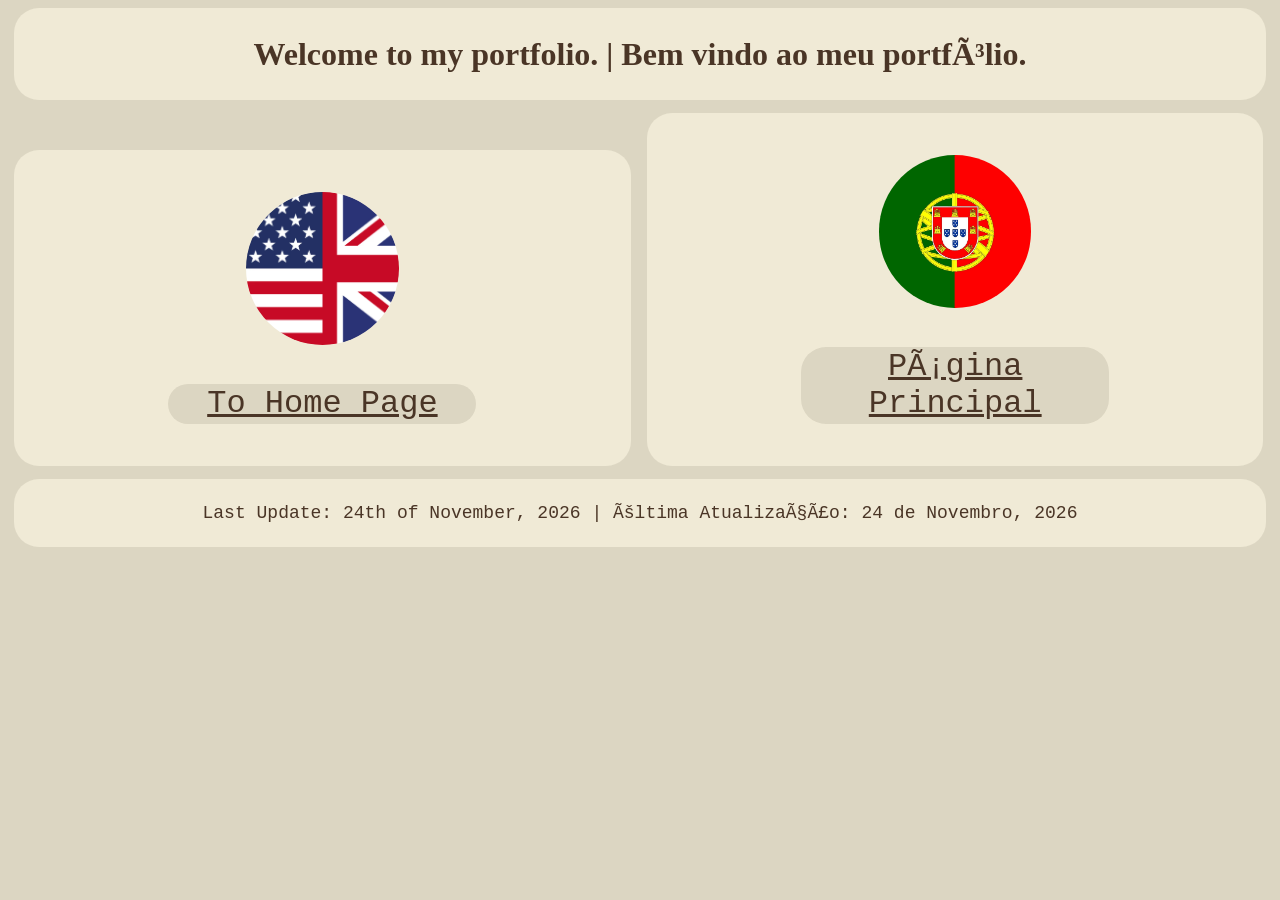
<file: index.html>
<!doctype html>
	<html lang="eng">
	
		<head>
			<title>Budget Zero - Launch</title>
			<meta charset=“utf-8”/>
			<link rel="stylesheet" href="BudgetZero.css">
		</head>
		
		<body>
		
			<header>
				<h1> Welcome to my portfolio. | Bem vindo ao meu portfólio. </h1>
			</header>
			
			<div class="halfcolumn">
				<p> </p>
				<img src="eng.png" alt="English" class="icon">
				<p> </p>
				<a href="BudgetZero_ENG.html" class="largebutton"> To Home Page </a>
				<p> </p>
			</div>
			
			<div class="halfcolumn">
				<p> </p>
				<img src="pt.jpg" alt="Português" class="icon">
				<p> </p>
				<a href="BudgetZero_PT.html" class="largebutton"> Página Principal </a>
				<p> </p>
			</div>
			
			<footer>
				<p> Last Update: 24th of November, 2026 | Última Atualização: 24 de Novembro, 2026 </p>
			</footer>
		
		</body>
		
	</html>
</file>
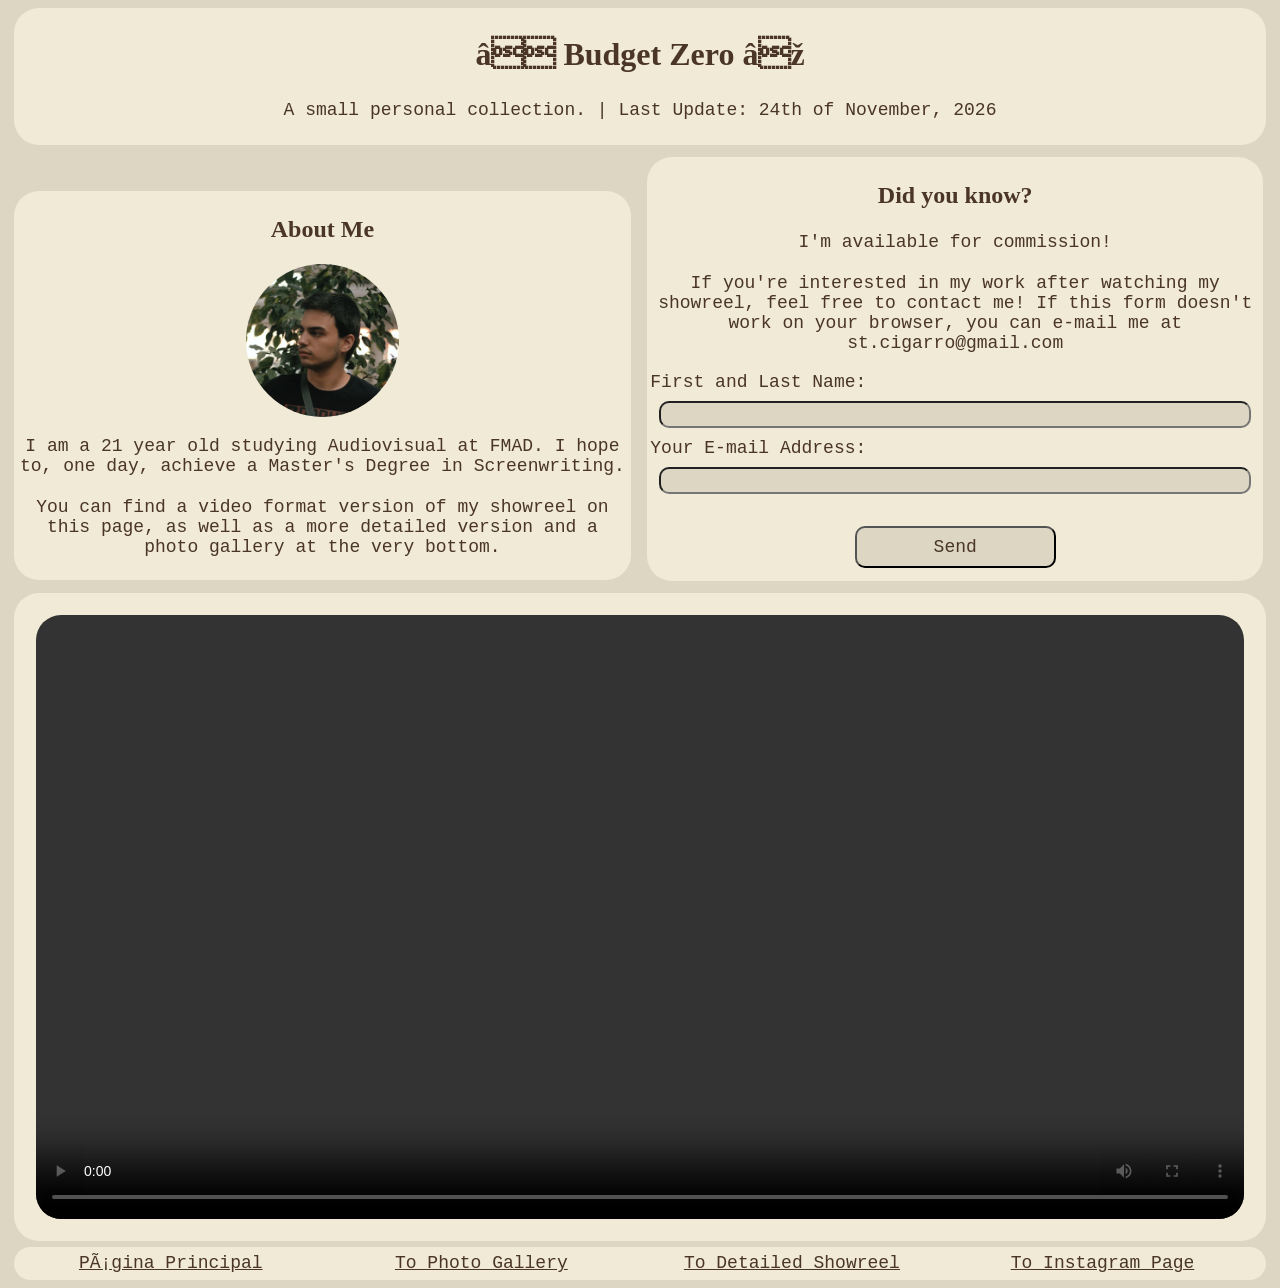
<file: BudgetZero_ENG.html>
<!doctype html>
	<html lang="eng">
	
		<head>
			<title>Budget Zero - Home Page</title>
			<meta charset=“utf-8”/>
			<link rel="stylesheet" href="BudgetZero.css">
		</head>
		
		<body>
			<header>
				<h1>❝ Budget Zero ❞</h1>
				<p> A small personal collection. | Last Update: 24th of November, 2026
			</header>
			
			<div class="halfcolumn">
				<h2> About Me </h2>
				<img src="icon.jpg" class="icon" />
				<p> I am a 21 year old studying Audiovisual at FMAD. I hope to, one day, achieve a Master's Degree in Screenwriting. </p>
				<p> You can find a video format version of my showreel on this page, as well as a more detailed version and a photo gallery at the very bottom. </p>
			</div>
			
			<div class="halfcolumn">
				<h2> Did you know? </h2>
				<p> I'm available for commission! </p>
				<p> If you're interested in my work after watching my showreel, feel free to contact me! If this form doesn't work on your browser, you can e-mail me at st.cigarro@gmail.com </p>
				
				<form action="mailto:st.cigarro@gmail.com" subject="Work Commission" method="post" enctype="text/plain">
					First and Last Name:<br>
					<input type="text"><br>
					Your E-mail Address:<br>
					<input type="text"><br><br>
					<input type="submit" value="Send">
				</form>
			</div>
			
			<div class="fullcolumn">
					<video src="refvideo.mp4" type="video/mp4" controls/>
			</div>
			
			<footer>
				<a href="BudgetZero_PT.html" class="button"> Página Principal </a>
				<a href="BudgetZero_PHOTOS.html" class="button"> To Photo Gallery </a>
				<a href="BudgetZero_SHOW_ENG.html" class="button"> To Detailed Showreel  </a>
				<a href="https://www.instagram.com/stcfern/" class="button" target="_blank"> To Instagram Page </a>
			</footer>
			
		
		</body>
</file>
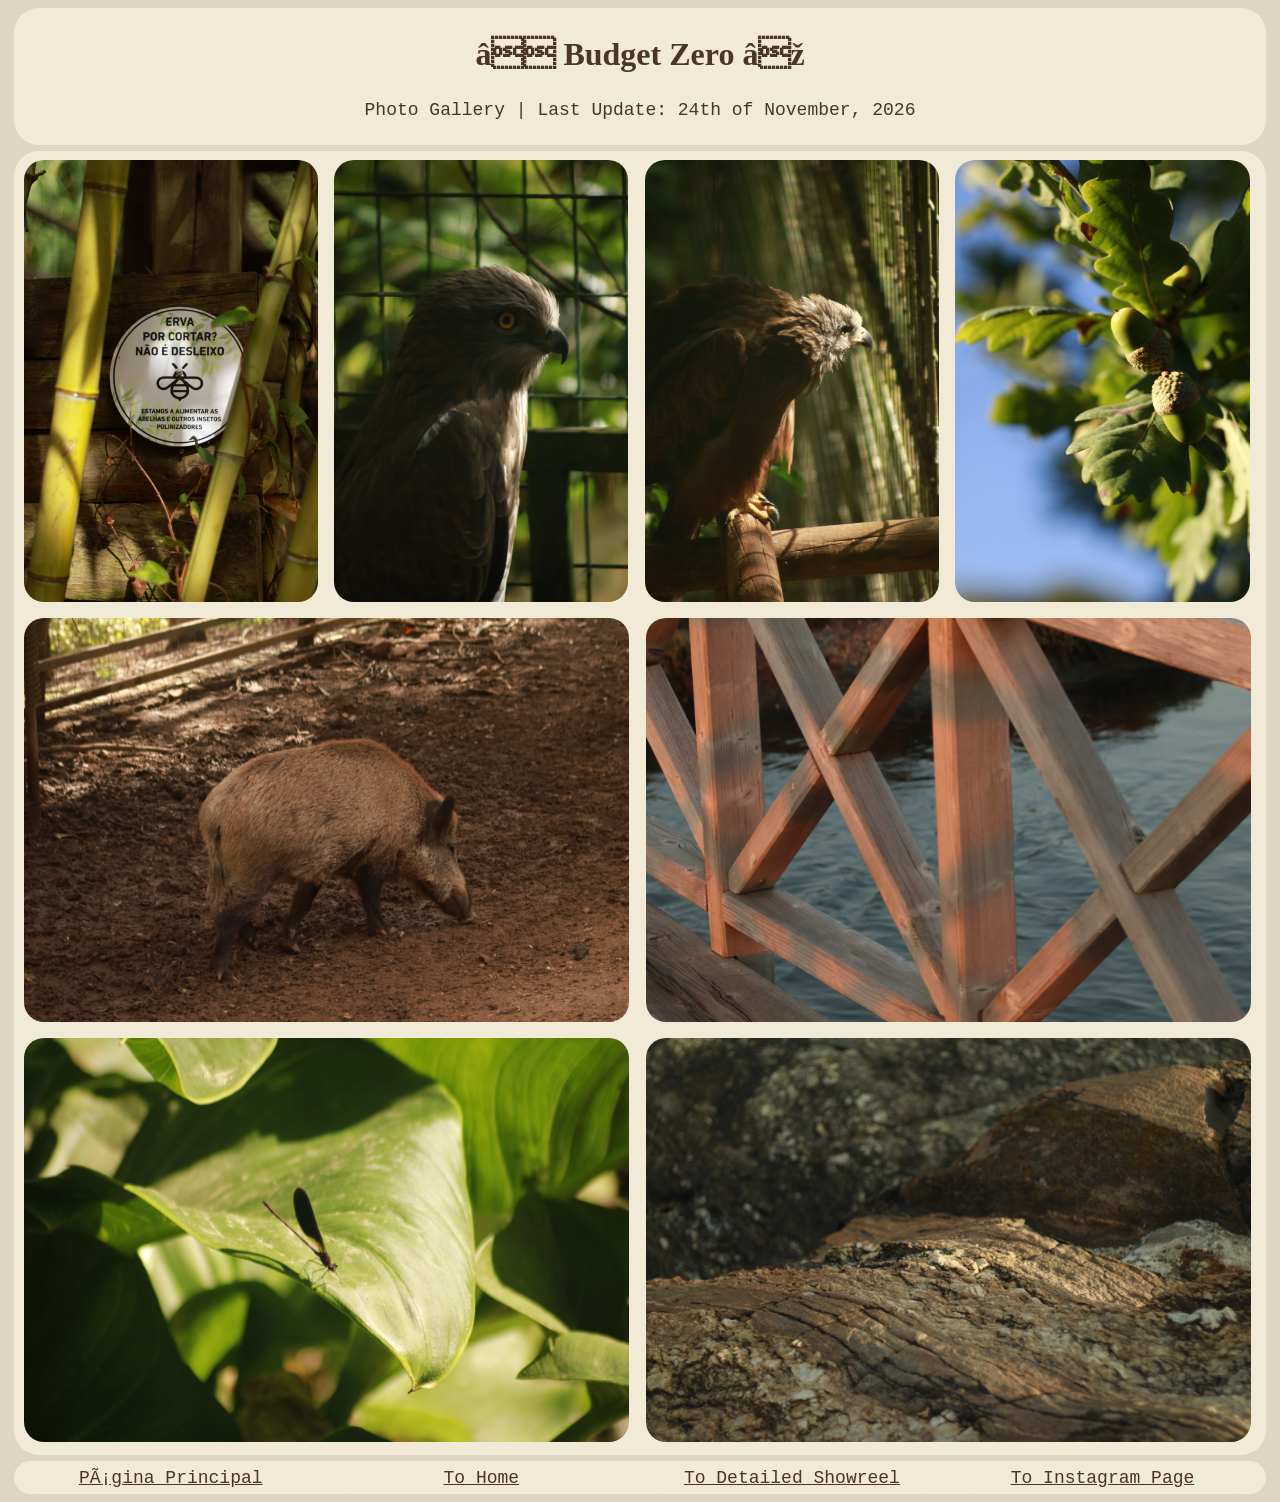
<file: BudgetZero_PHOTOS.html>
<!doctype html>
	<html lang="eng">
	
		<head>
			<title>Budget Zero - Photo Gallery</title>
			<meta charset=“utf-8”/>
			<link rel="stylesheet" href="BudgetZero.css">
		</head>
		
		<body>
		
			<header>
				<h1>❝ Budget Zero ❞</h1>
				<p> Photo Gallery | Last Update: 24th of November, 2026
			</header>
			
			<div class="fullcolumn">
				<img src="gallery/tall1.jpg" alt="A sign in between reeds." class="displaytall">
				<img src="gallery/tall2.jpg" alt="A buzzard." class="displaytall">
				<img src="gallery/tall3.jpg" alt="A kestrel." class="displaytall">
				<img src="gallery/tall4.jpg" alt="Two acorns." class="displaytall">
				<img src="gallery/wide1.jpg" alt="A wild boar." class="displaywide">
				<img src="gallery/wide2.jpg" alt="A trellis bridge." class="displaywide">
				<img src="gallery/wide3.jpg" alt="A damselfly." class="displaywide">
				<img src="gallery/wide4.jpg" alt="A beachside rock." class="displaywide">		
			</div>
			
			<footer>
				<a href="BudgetZero_PT.html" class="button"> Página Principal </a>
				<a href="BudgetZero_ENG.html" class="button"> To Home </a>
				<a href="BudgetZero_SHOW_ENG.html" class="button"> To Detailed Showreel  </a>
				<a href="https://www.instagram.com/stcfern/" class="button" target="_blank"> To Instagram Page </a>
			</footer>
			
		</body>
</file>
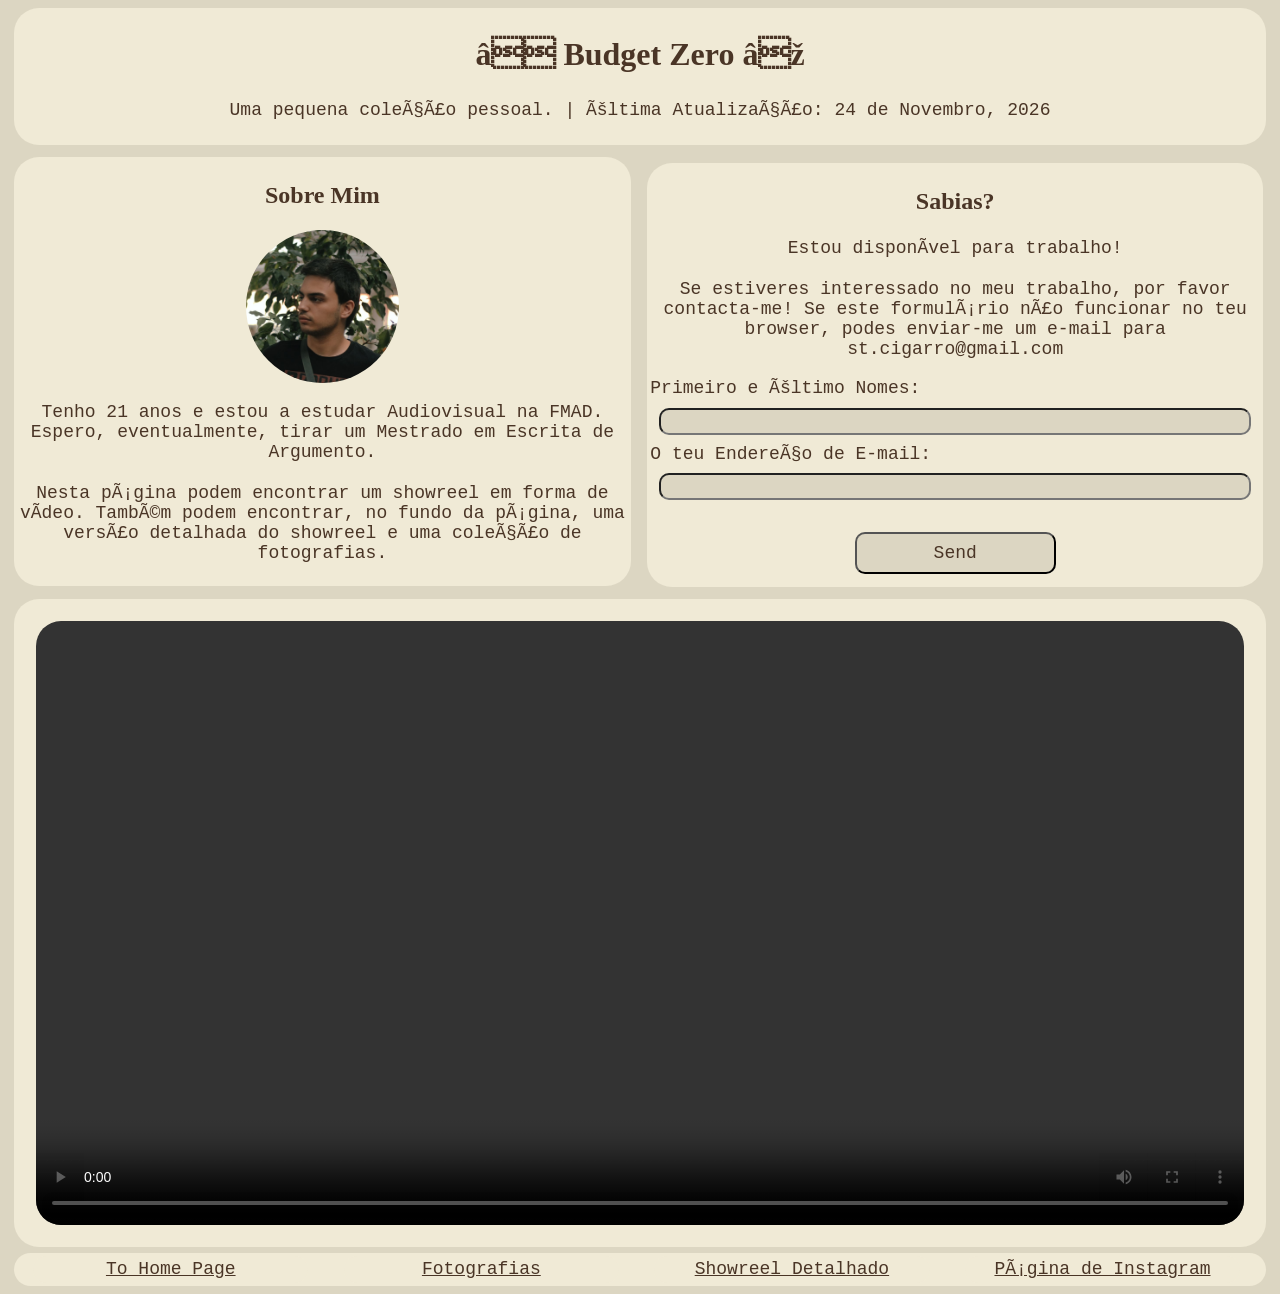
<file: BudgetZero_PT.html>
<!doctype html>
	<html lang="eng">
	
		<head>
			<title>Budget Zero - Página Principal</title>
			<meta charset=“utf-8”/>
			<link rel="stylesheet" href="BudgetZero.css">
		</head>
		
		<body>
			<header>
				<h1>❝ Budget Zero ❞</h1>
				<p> Uma pequena coleção pessoal. | Última Atualização: 24 de Novembro, 2026
			</header>
			
			<div class="halfcolumn">
				<h2> Sobre Mim </h2>
				<img src="icon.jpg" class="icon" />
				<p> Tenho 21 anos e estou a estudar Audiovisual na FMAD. Espero, eventualmente, tirar um Mestrado em Escrita de Argumento. </p>
				<p> Nesta página podem encontrar um showreel em forma de vídeo. Também podem encontrar, no fundo da página, uma versão detalhada do showreel e uma coleção de fotografias. </p>
			</div>
			
			<div class="halfcolumn">
				<h2> Sabias? </h2>
				<p> Estou disponível para trabalho! </p>
				<p> Se estiveres interessado no meu trabalho, por favor contacta-me! Se este formulário não funcionar no teu browser, podes enviar-me um e-mail para st.cigarro@gmail.com </p>
				
				<form action="mailto:st.cigarro@gmail.com" subject="Comissão de Trabalho" method="post" enctype="text/plain">
					Primeiro e Último Nomes:<br>
					<input type="text"><br>
					O teu Endereço de E-mail:<br>
					<input type="text"><br><br>
					<input type="submit" value="Send">
				</form>
			</div>
			
			<div class="fullcolumn">
					<video src="refvideo.mp4" type="video/mp4" controls/>
			</div>
			
			<footer>
				<a href="BudgetZero_ENG.html" class="button"> To Home Page </a>
				<a href="BudgetZero_PHOTOS.html" class="button"> Fotografias </a>
				<a href="BudgetZero_SHOW_PT.html" class="button"> Showreel Detalhado  </a>
				<a href="https://www.instagram.com/stcfern/" class="button" target="_blank"> Página de Instagram </a>
			</footer>
			
		
		</body>
</file>
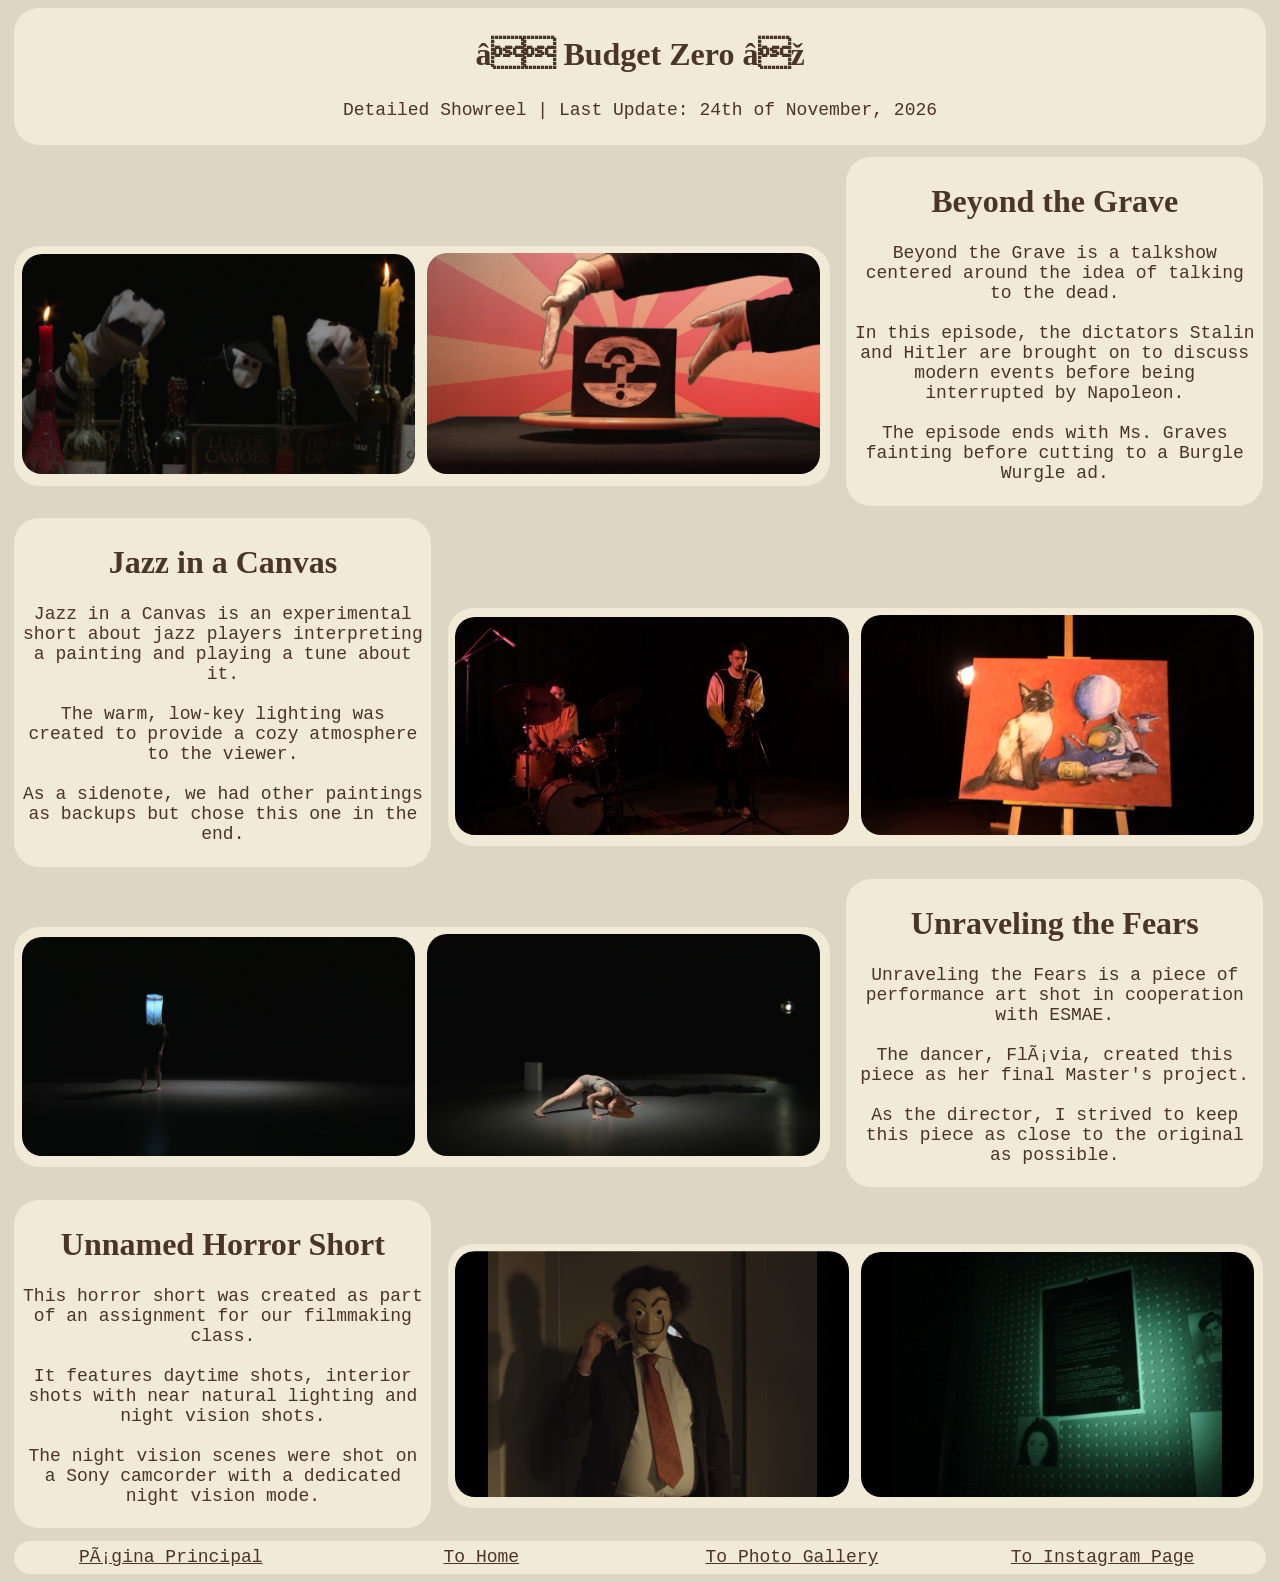
<file: BudgetZero_SHOW_ENG.html>
<!doctype html>
	<html lang="eng">
	
		<head>
			<title>Budget Zero - Showreel</title>
			<meta charset=“utf-8”/>
			<link rel="stylesheet" href="BudgetZero.css">
		</head>
		
		<body>
			<header>
				<h1>❝ Budget Zero ❞</h1>
				<p> Detailed Showreel | Last Update: 24th of November, 2026
			</header>
			
			<div class="twothirdscolumn">
				<img src="full1.png" alt="Beyond the Grave." class="displaywide">
				<img src="full2.png" alt="Burger Wurgle." class="displaywide">
			</div>
			
			<div class="thirdcolumn">
				<h1> Beyond the Grave </h1>
				<p> Beyond the Grave is a talkshow centered around the idea of talking to the dead. </p>
				<p> In this episode, the dictators Stalin and Hitler are brought on to discuss modern events before being interrupted by Napoleon. </p>
				<p> The episode ends with Ms. Graves fainting before cutting to a Burgle Wurgle ad. </p>
			</div>
			
			<div class="thirdcolumn">
				<h1> Jazz in a Canvas </h1>
				<p> Jazz in a Canvas is an experimental short about jazz players interpreting a painting and playing a tune about it. </p>
				<p> The warm, low-key lighting was created to provide a cozy atmosphere to the viewer. </p>
				<p> As a sidenote, we had other paintings as backups but chose this one in the end. </p>
			</div>
			
			<div class="twothirdscolumn">
				<img src="full3.png" alt="Jazz in a Canvas." class="displaywide">
				<img src="full4.png" alt="Jazz in a Canvas." class="displaywide">
			</div>
			
			<div class="twothirdscolumn">
				<img src="full5.png" alt="Jazz in a Canvas." class="displaywide">
				<img src="full6.png" alt="Jazz in a Canvas." class="displaywide">
			</div>
			
			<div class="thirdcolumn">
				<h1> Unraveling the Fears </h1>
				<p> Unraveling the Fears is a piece of performance art shot in cooperation with ESMAE. </p>
				<p> The dancer, Flávia, created this piece as her final Master's project. </p>
				<p> As the director, I strived to keep this piece as close to the original as possible. </p>
			</div>
			
			<div class="thirdcolumn">
				<h1> Unnamed Horror Short </h1>
				<p> This horror short was created as part of an assignment for our filmmaking class. </p>
				<p> It features daytime shots, interior shots with near natural lighting and night vision shots. </p>
				<p> The night vision scenes were shot on a Sony camcorder with a dedicated night vision mode. </p>
			</div>
			
			<div class="twothirdscolumn">
				<img src="full7.png" alt="Jazz in a Canvas." class="displaywide">
				<img src="full8.png" alt="Jazz in a Canvas." class="displaywide">
			</div>
			
			<footer>
				<a href="BudgetZero_PT.html" class="button"> Página Principal </a>
				<a href="BudgetZero_ENG.html" class="button"> To Home </a>
				<a href="BudgetZero_PHOTOS.html" class="button"> To Photo Gallery </a>
				<a href="https://www.instagram.com/stcfern/" class="button" target="_blank"> To Instagram Page </a>
			</footer>
			
		</body>
</file>
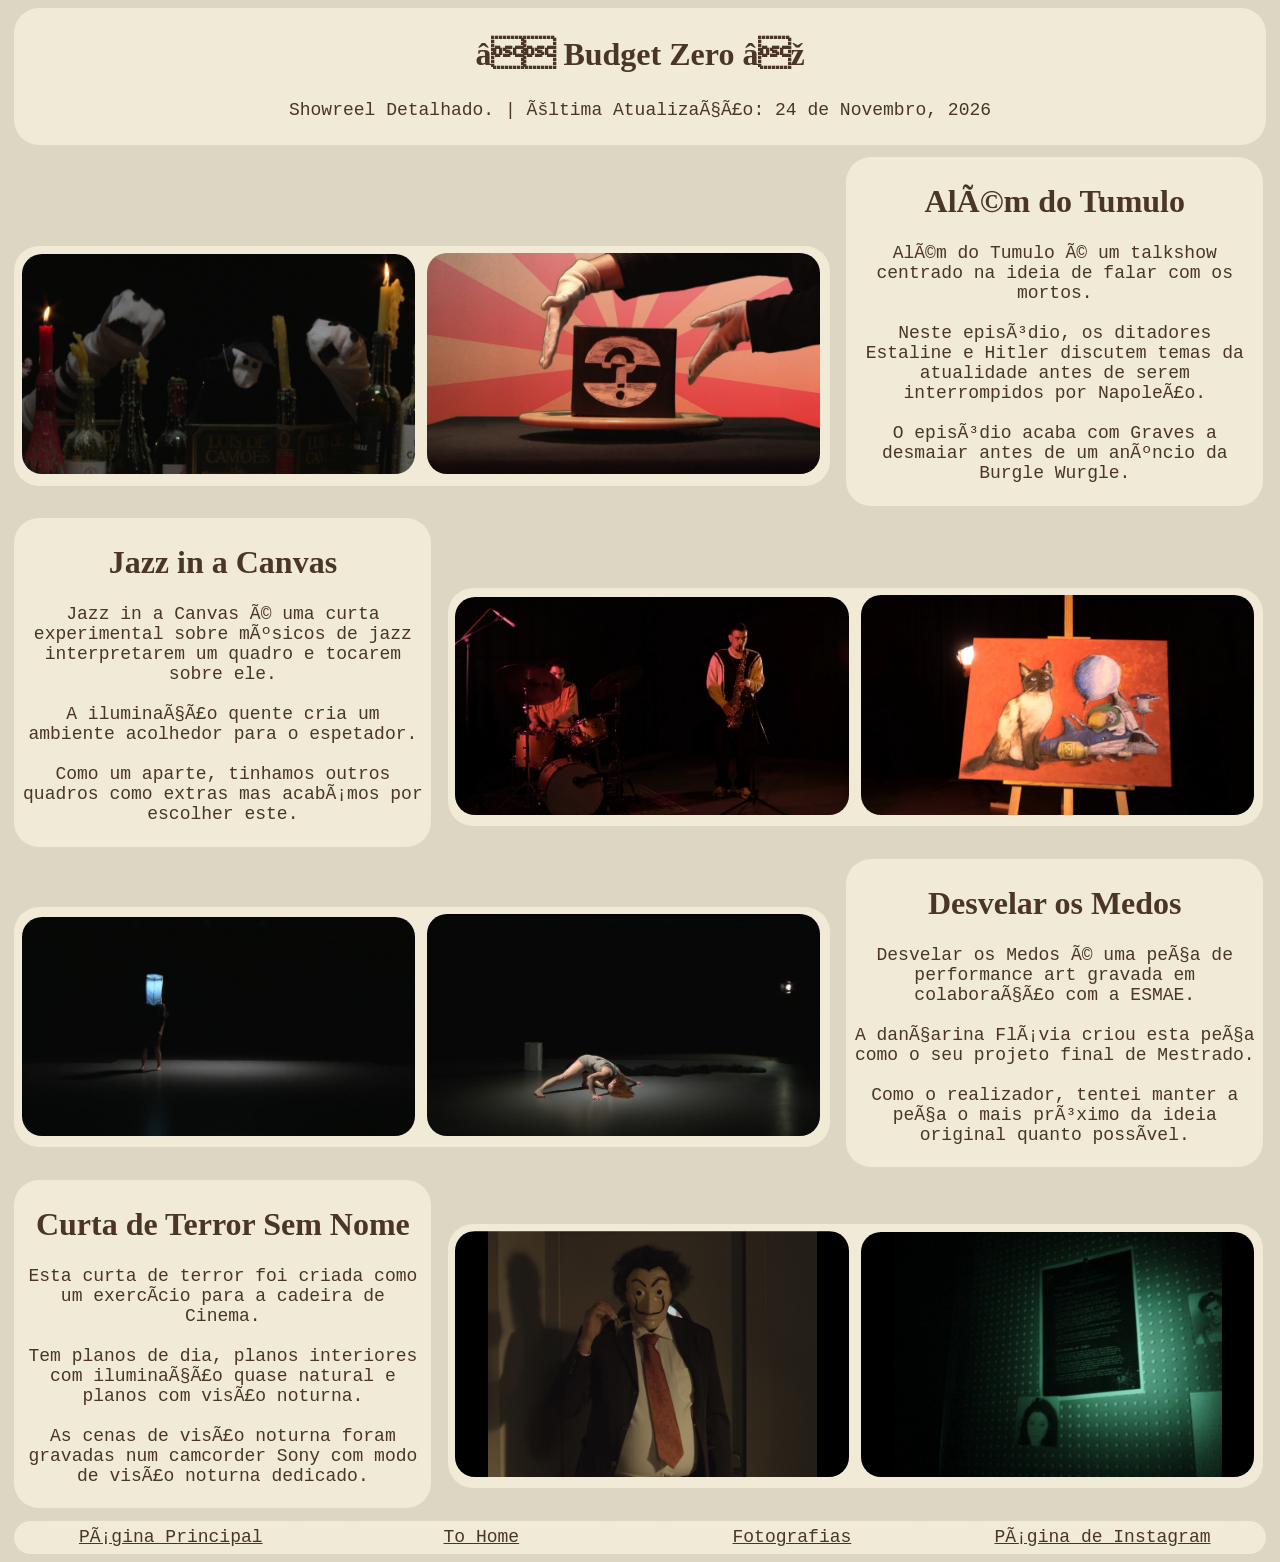
<file: BudgetZero_SHOW_PT.html>
<!doctype html>
	<html lang="eng">
	
		<head>
			<title>Budget Zero - Showreel</title>
			<meta charset=“utf-8”/>
			<link rel="stylesheet" href="BudgetZero.css">
		</head>
		
		<body>
			<header>
				<h1>❝ Budget Zero ❞</h1>
				<p> Showreel Detalhado. | Última Atualização: 24 de Novembro, 2026 </p>
			</header>
			
			<div class="twothirdscolumn">
				<img src="full1.png" alt="Além do Tumulo." class="displaywide">
				<img src="full2.png" alt="Burger Wurgle." class="displaywide">
			</div>
			
			<div class="thirdcolumn">
				<h1> Além do Tumulo </h1>
				<p> Além do Tumulo é um talkshow centrado na ideia de falar com os mortos. </p>
				<p> Neste episódio, os ditadores Estaline e Hitler discutem temas da atualidade antes de serem interrompidos por Napoleão. </p>
				<p> O episódio acaba com Graves a desmaiar antes de um anúncio da Burgle Wurgle. </p>
			</div>
			
			<div class="thirdcolumn">
				<h1> Jazz in a Canvas </h1>
				<p> Jazz in a Canvas é uma curta experimental sobre músicos de jazz interpretarem um quadro e tocarem sobre ele. </p>
				<p> A iluminação quente cria um ambiente acolhedor para o espetador. </p>
				<p> Como um aparte, tinhamos outros quadros como extras mas acabámos por escolher este. </p>
			</div>
			
			<div class="twothirdscolumn">
				<img src="full3.png" alt="Jazz in a Canvas." class="displaywide">
				<img src="full4.png" alt="Jazz in a Canvas." class="displaywide">
			</div>
			
			<div class="twothirdscolumn">
				<img src="full5.png" alt="Jazz in a Canvas." class="displaywide">
				<img src="full6.png" alt="Jazz in a Canvas." class="displaywide">
			</div>
			
			<div class="thirdcolumn">
				<h1> Desvelar os Medos </h1>
				<p> Desvelar os Medos é uma peça de performance art gravada em colaboração com a ESMAE. </p>
				<p> A dançarina Flávia criou esta peça como o seu projeto final de Mestrado. </p>
				<p> Como o realizador, tentei manter a peça o mais próximo da ideia original quanto possível.</p>
			</div>
			
			<div class="thirdcolumn">
				<h1> Curta de Terror Sem Nome </h1>
				<p> Esta curta de terror foi criada como um exercício para a cadeira de Cinema. </p>
				<p> Tem planos de dia, planos interiores com iluminação quase natural e planos com visão noturna. </p>
				<p> As cenas de visão noturna foram gravadas num camcorder Sony com modo de visão noturna dedicado. </p>
			</div>
			
			<div class="twothirdscolumn">
				<img src="full7.png" alt="Jazz in a Canvas." class="displaywide">
				<img src="full8.png" alt="Jazz in a Canvas." class="displaywide">
			</div>
			
			<footer>
				<a href="BudgetZero_PT.html" class="button"> Página Principal </a>
				<a href="BudgetZero_ENG.html" class="button"> To Home </a>
				<a href="BudgetZero_PHOTOS.html" class="button"> Fotografias </a>
				<a href="https://www.instagram.com/stcfern/" class="button" target="_blank"> Página de Instagram </a>
			</footer>
			
		</body>
</file>
<file: BudgetZero.css>
body {	
	background-color: rgb(220, 214, 194);
	}
	
div.fullcolumn {
	background-color: rgb(240, 234, 214);
	width: 98.5%;
	border-radius: 25px;
	padding: 0.25%;
	margin: 0.5%;
	display: block;
	}

div.twothirdscolumn {
	background-color: rgb(240, 234, 214);
	width: 64%;
	border-radius: 25px;
	padding: 0.25%;
	margin: 0.5%;
	display: inline-block;
	}	
	
div.halfcolumn {
	background-color: rgb(240, 234, 214);
	width: 48.25%;
	border-radius: 25px;
	padding: 0.25%;
	margin: 0.5%;
	display: inline-block;
	}	
	
div.thirdcolumn {
	background-color: rgb(240, 234, 214);
	width: 32.5%;
	border-radius: 25px;
	padding: 0.25%;
	margin: 0.5%;
	display: inline-block;
	}
	
header, footer {
	background-color: rgb(240, 234, 214);
	border-radius: 25px;
	padding: 0.25%;
	margin: 0.5%;
	}
	
h1 {
	font-size: xx-large;
	color: rgb(74, 53, 38);
	text-align: center;
	font-family: American Typewriter, serif;
	padding: 0.25%;
	}
	
h2 {
	font-size: x-large;
	color: rgb(74, 53, 38);
	text-align: center;
	font-family: American Typewriter, serif;
	padding: 0.25%;
	}
	
p {
	font-size: large;
	color: rgb(74, 53, 38);
	text-align: center;
	font-family: Courier New, monospace;
	padding: 0.25%;
	}

a {
	font-size: large;
	color: rgb(74, 53, 38);
	margin: auto;
	display: block;
	text-align: center;
	font-family: Courier New, monospace;
	}
	
a:hover {
  transform: scale(1.1);
  color: rgb(114, 93, 78);
  transition: color 1s, transform 0.5s;
}
	
a.button {
	background-color: rgb(240, 234, 214);
	width: 21.625%;
	border-radius: 25px;
	display: inline-block;
	padding: 0.25%;
	margin-left: 1.25%;
	margin-right: 1.25%;
	}
	
a.largebutton {
	background-color: rgb(220, 214, 194);
	font-size: xx-large;
	width: 50%;
	border-radius: 25px;
	display:block;
	padding: 0.25%;
	margin: auto;
	margin-top: 1%;
	}
	
img.icon {
	width: 25%;
	border-radius: 100%;
	margin: auto;
	display: block;
	}
	
img.displaytall {
	width: 23.625%;
	border-radius: 20px;
	margin: 0.5%;
	display: inline-block;
	}
	
img.displaywide {
	width: 48.625%;
	border-radius: 20px;
	margin: 0.5%;
	display: inline-block;
	}
	
img.fullsize {
	width: 99%;
	border-radius: 20px;
	margin: 0.5%;
	display: block;
	}

video {
	width: 97%;
	display: block;
	margin: 1.5%;
	border-radius: 25px;
	}	
	
form {	
	color: rgb(74, 53, 38);
	font-size: large;
	font-family: Courier New, monospace;
	}
	
input[type=text] {
	width: 97%;
	padding: 0.25%;
	margin: 1.5%;
	border-radius: 10px;
	background-color: rgb(220, 214, 194);
	box-sizing: border-box;
	color: rgb(74, 53, 38);
	font-size: large;
	font-family: Courier New, monospace;
	}
	
input[type=submit] {
	width: 33%;
	padding: 1.5%;
	margin-top: 0.5%;
	margin-left: auto;
	margin-right: auto;
	margin-bottom: 1.5%;
	border-radius: 10px;
	background-color: rgb(220, 214, 194);
	display: block;
	font-size: large;
	color: rgb(74, 53, 38);
	font-size: large;
	text-align: center;
	font-family: Courier New, monospace;
	}
	
label {
	font-size: large;
	color: rgb(74, 53, 38);
	margin: 0.5%;
	display: block;
	text-align: center;
	font-family: Courier New, monospace;
	padding: 0.25%;
	}

/* rgb(220, 214, 194) - dark beige */
/* rgb(240, 234, 214) - eggshell white */
/* rgb(74, 53, 38) - sepia brown */
</file>
